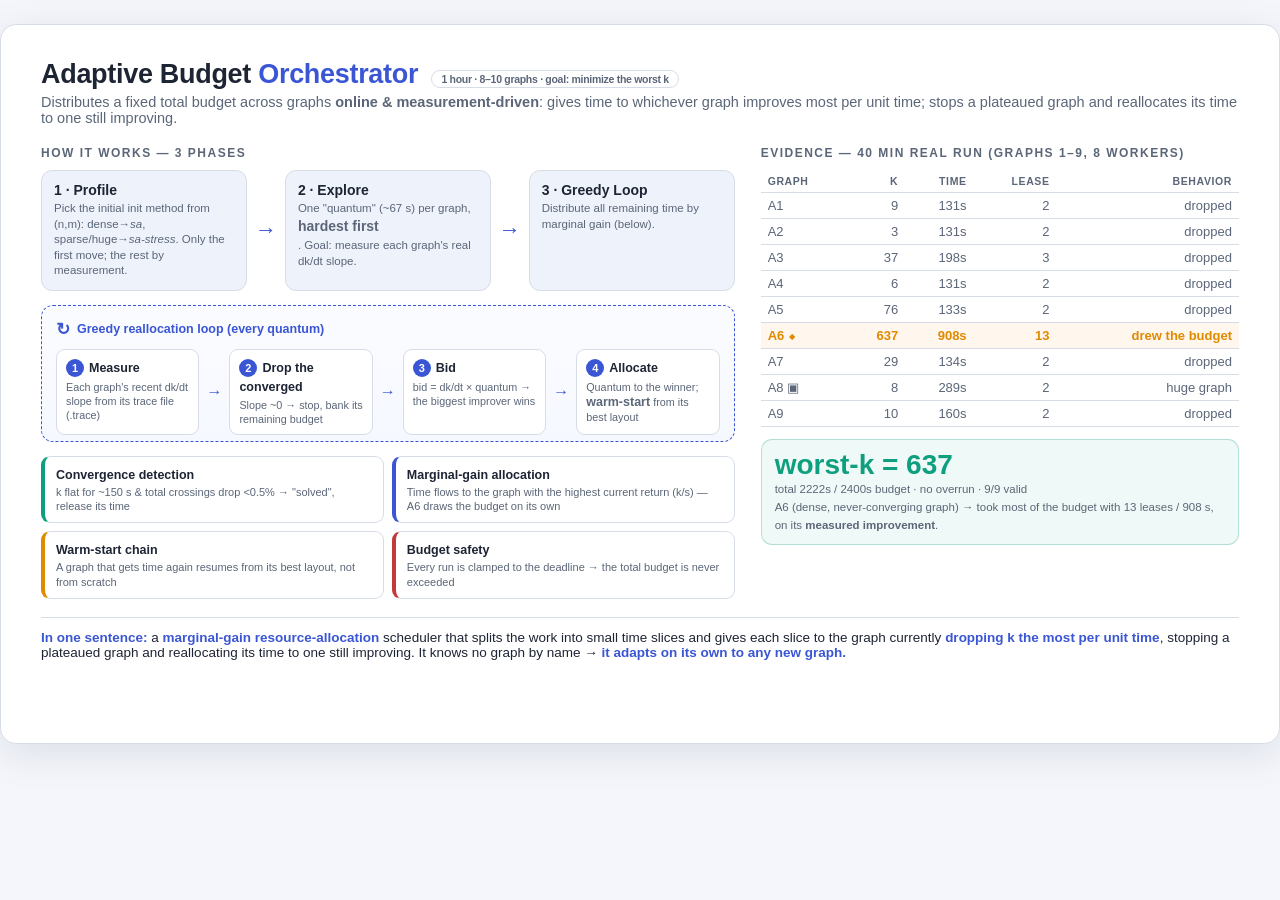
<file: results/orchestrator-slide.html>
<!DOCTYPE html>
<html lang="en">
<head>
<meta charset="utf-8">
<title>Adaptive Budget Orchestrator</title>
<style>
  :root{
    --ink:#1d2433; --muted:#5b6678; --line:#d7dde7; --bg:#f4f6fb; --card:#ffffff;
    --blue:#3a56d4; --teal:#0e9f7e; --amber:#e08a00; --red:#c23b3b; --soft:#eef2fb;
  }
  *{box-sizing:border-box;margin:0;padding:0}
  html,body{background:var(--bg);color:var(--ink);
    font-family:-apple-system,BlinkMacSystemFont,"Segoe UI",Roboto,Helvetica,Arial,sans-serif;}
  .slide{
    width:1280px;min-height:720px;margin:24px auto;background:var(--card);
    border:1px solid var(--line);border-radius:16px;padding:34px 40px 26px;
    box-shadow:0 10px 40px rgba(20,30,60,.10);
  }
  h1{font-size:27px;letter-spacing:-.3px}
  h1 .k{color:var(--blue)}
  .sub{color:var(--muted);font-size:14.5px;margin-top:4px}
  .grid{display:grid;grid-template-columns:1.45fr 1fr;gap:26px;margin-top:20px}
  .h2{font-size:12px;font-weight:700;letter-spacing:1.5px;color:var(--muted);
    text-transform:uppercase;margin-bottom:10px}
  .pipe{display:flex;align-items:stretch;gap:8px;margin-bottom:14px}
  .step{flex:1;background:var(--soft);border:1px solid var(--line);border-radius:11px;padding:11px 12px;}
  .step b{font-size:14px;display:block;margin-bottom:3px}
  .step small{font-size:11.5px;color:var(--muted);line-height:1.35;display:block}
  .arrow{align-self:center;color:var(--blue);font-size:22px;font-weight:700}
  .loop{border:1.5px dashed var(--blue);border-radius:12px;padding:13px 14px 6px;
    background:linear-gradient(180deg,#fbfcff, #f5f8ff);}
  .loop .lh{font-size:12.5px;font-weight:700;color:var(--blue);margin-bottom:9px;display:flex;align-items:center;gap:7px}
  .loop .lh .cyc{font-size:17px}
  .cyc-row{display:flex;align-items:stretch;gap:7px}
  .node{flex:1;background:#fff;border:1px solid var(--line);border-radius:9px;padding:8px 9px}
  .node .n{display:inline-block;width:18px;height:18px;border-radius:50%;background:var(--blue);
    color:#fff;font-size:11px;font-weight:700;text-align:center;line-height:18px;margin-right:5px}
  .node b{font-size:12.5px}
  .node small{display:block;color:var(--muted);font-size:10.8px;line-height:1.3;margin-top:3px}
  .ar2{align-self:center;color:var(--blue);font-weight:700}
  .mechs{display:grid;grid-template-columns:1fr 1fr;gap:8px;margin-top:14px}
  .chip{border:1px solid var(--line);border-left:4px solid var(--teal);border-radius:9px;padding:8px 11px;background:#fff}
  .chip b{font-size:12.5px}
  .chip small{display:block;color:var(--muted);font-size:11px;line-height:1.35;margin-top:2px}
  .chip.c2{border-left-color:var(--blue)} .chip.c3{border-left-color:var(--amber)} .chip.c4{border-left-color:var(--red)}
  table{width:100%;border-collapse:collapse;font-size:13px}
  th,td{padding:5px 7px;text-align:right;border-bottom:1px solid var(--line)}
  th:first-child,td:first-child{text-align:left}
  thead th{font-size:10.5px;letter-spacing:.6px;color:var(--muted);text-transform:uppercase}
  tr.a6 td{background:#fff6ed;font-weight:700;color:var(--amber)}
  tr.easy td{color:var(--muted)}
  .callout{margin-top:12px;background:#0e9f7e10;border:1px solid #0e9f7e44;border-radius:11px;padding:11px 13px}
  .callout .big{font-size:28px;font-weight:800;color:var(--teal);line-height:1}
  .callout small{color:var(--muted);font-size:11.5px}
  .foot{margin-top:18px;border-top:1px solid var(--line);padding-top:12px;font-size:13.5px;color:var(--ink)}
  .foot b{color:var(--blue)}
  .tag{display:inline-block;font-size:10.5px;color:var(--muted);border:1px solid var(--line);border-radius:20px;padding:2px 9px;margin-left:6px}
  @media print{body{background:#fff}.slide{box-shadow:none;margin:0;border:none}}
</style>
</head>
<body>
<div class="slide">
  <h1>Adaptive Budget <span class="k">Orchestrator</span>
    <span class="tag">1 hour · 8–10 graphs · goal: minimize the worst k</span></h1>
  <div class="sub">Distributes a fixed total budget across graphs <b>online &amp; measurement-driven</b>:
    gives time to whichever graph improves most per unit time; stops a plateaued graph and reallocates its time to one still improving.</div>
  <div class="grid">
    <div>
      <div class="h2">How it works — 3 phases</div>
      <div class="pipe">
        <div class="step"><b>1 · Profile</b><small>Pick the initial init method from (n,m): dense→<i>sa</i>, sparse/huge→<i>sa-stress</i>. Only the first move; the rest by measurement.</small></div>
        <div class="arrow">→</div>
        <div class="step"><b>2 · Explore</b><small>One "quantum" (~67 s) per graph, <b>hardest first</b>. Goal: measure each graph's real dk/dt slope.</small></div>
        <div class="arrow">→</div>
        <div class="step"><b>3 · Greedy Loop</b><small>Distribute all remaining time by marginal gain (below).</small></div>
      </div>
      <div class="loop">
        <div class="lh"><span class="cyc">↻</span> Greedy reallocation loop (every quantum)</div>
        <div class="cyc-row">
          <div class="node"><b><span class="n">1</span>Measure</b><small>Each graph's recent dk/dt slope from its trace file (.trace)</small></div>
          <div class="ar2">→</div>
          <div class="node"><b><span class="n">2</span>Drop the converged</b><small>Slope ~0 → stop, bank its remaining budget</small></div>
          <div class="ar2">→</div>
          <div class="node"><b><span class="n">3</span>Bid</b><small>bid = dk/dt × quantum → the biggest improver wins</small></div>
          <div class="ar2">→</div>
          <div class="node"><b><span class="n">4</span>Allocate</b><small>Quantum to the winner; <b>warm-start</b> from its best layout</small></div>
        </div>
      </div>
      <div class="mechs">
        <div class="chip"><b>Convergence detection</b><small>k flat for ~150 s &amp; total crossings drop &lt;0.5% → "solved", release its time</small></div>
        <div class="chip c2"><b>Marginal-gain allocation</b><small>Time flows to the graph with the highest current return (k/s) — A6 draws the budget on its own</small></div>
        <div class="chip c3"><b>Warm-start chain</b><small>A graph that gets time again resumes from its best layout, not from scratch</small></div>
        <div class="chip c4"><b>Budget safety</b><small>Every run is clamped to the deadline → the total budget is never exceeded</small></div>
      </div>
    </div>
    <div>
      <div class="h2">Evidence — 40 min real run (graphs 1–9, 8 workers)</div>
      <table>
        <thead><tr><th>graph</th><th>k</th><th>time</th><th>lease</th><th>behavior</th></tr></thead>
        <tbody>
          <tr class="easy"><td>A1</td><td>9</td><td>131s</td><td>2</td><td>dropped</td></tr>
          <tr class="easy"><td>A2</td><td>3</td><td>131s</td><td>2</td><td>dropped</td></tr>
          <tr class="easy"><td>A3</td><td>37</td><td>198s</td><td>3</td><td>dropped</td></tr>
          <tr class="easy"><td>A4</td><td>6</td><td>131s</td><td>2</td><td>dropped</td></tr>
          <tr class="easy"><td>A5</td><td>76</td><td>133s</td><td>2</td><td>dropped</td></tr>
          <tr class="a6"><td>A6 ⬥</td><td>637</td><td>908s</td><td>13</td><td>drew the budget</td></tr>
          <tr class="easy"><td>A7</td><td>29</td><td>134s</td><td>2</td><td>dropped</td></tr>
          <tr class="easy"><td>A8 ▣</td><td>8</td><td>289s</td><td>2</td><td>huge graph</td></tr>
          <tr class="easy"><td>A9</td><td>10</td><td>160s</td><td>2</td><td>dropped</td></tr>
        </tbody>
      </table>
      <div class="callout">
        <div class="big">worst-k = 637</div>
        <small>total 2222s / 2400s budget · no overrun · 9/9 valid<br>
        A6 (dense, never-converging graph) → took most of the budget with 13 leases / 908 s, on its <b>measured improvement</b>.</small>
      </div>
    </div>
  </div>
  <div class="foot">
    <b>In one sentence:</b> a <b>marginal-gain resource-allocation</b> scheduler that splits the work into small time slices and gives each slice to the graph currently
    <b>dropping k the most per unit time</b>, stopping a plateaued graph and reallocating its time to one still improving.
    It knows no graph by name → <b>it adapts on its own to any new graph.</b>
  </div>
</div>
</body>
</html>
</file>
